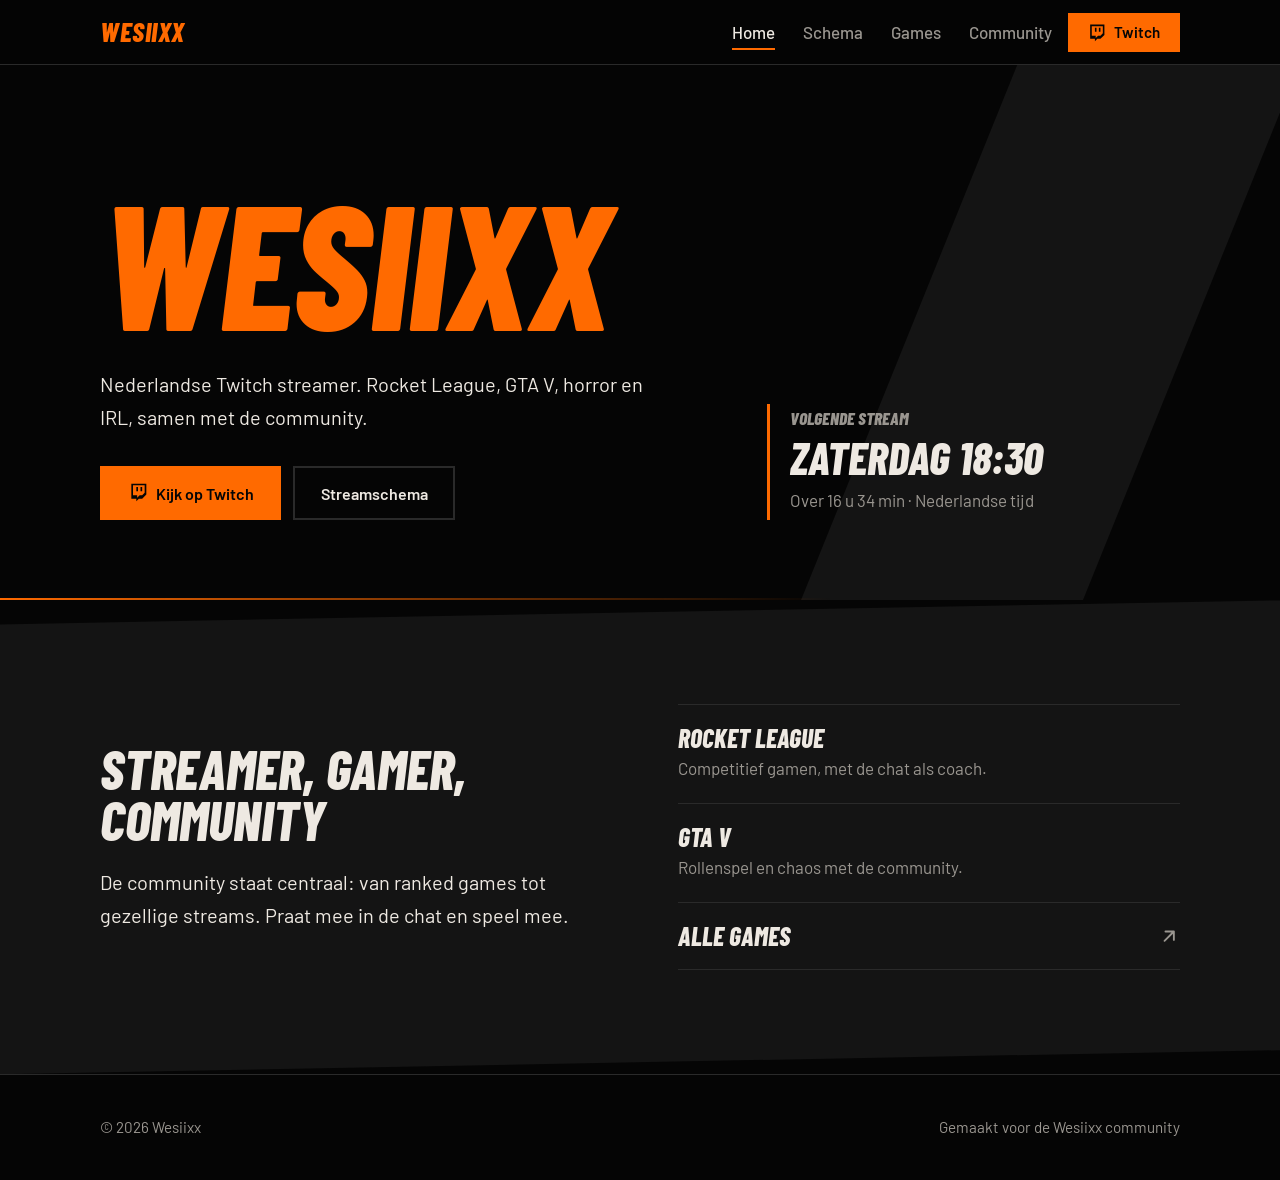
<file: index.html>
<!doctype html><html lang="nl"><head><meta charset="utf-8"><meta name="viewport" content="width=device-width,initial-scale=1,viewport-fit=cover"><meta name="theme-color" content="#050505"><meta name="description" content="Wesiixx, Nederlandse Twitch streamer. Streamschema, games en community."><title>Wesiixx, Streamer</title><link rel="preconnect" href="https://fonts.googleapis.com"><link rel="preconnect" href="https://fonts.gstatic.com" crossorigin><link href="https://fonts.googleapis.com/css2?family=Barlow+Condensed:ital,wght@1,800&family=Barlow:wght@400;500;600&display=swap" rel="stylesheet"><link rel="stylesheet" href="assets/style.css"></head><body><main><div data-view="home" data-title="Wesiixx, Streamer"><section class="hero"><div class="wrap"><div><h1 class="word">Wesiixx</h1><p class="lede">Nederlandse Twitch streamer. Rocket League, GTA V, horror en IRL, samen met de community.</p><div class="row"><a class="btn" href="https://www.twitch.tv/wesiixx" target="_blank" rel="noopener"><span data-i="twitch"></span>Kijk op Twitch</a><a class="btn alt" href="#schema">Streamschema</a></div></div>
<div class="next"><h2>Volgende stream</h2><strong class="next-day"></strong><p class="next-in"></p></div></div></section>
<section class="band"><div class="wrap cols"><div><h2>Streamer, gamer, community</h2><p class="lede">De community staat centraal: van ranked games tot gezellige streams. Praat mee in de chat en speel mee.</p></div><div class="list"><div class="item" style="grid-template-columns:1fr"><div><h3>Rocket League</h3><p>Competitief gamen, met de chat als coach.</p></div></div><div class="item" style="grid-template-columns:1fr"><div><h3>GTA V</h3><p>Rollenspel en chaos met de community.</p></div></div><a class="item" style="grid-template-columns:1fr auto" href="#games"><h3>Alle games</h3><span class="tag" aria-hidden="true"><svg class="i" viewBox="0 0 24 24"><path d="M7 17 17 7M8 7h9v9"/></svg></span></a></div></div></section></div></main><script src="assets/main.js"></script></body></html>
</file>
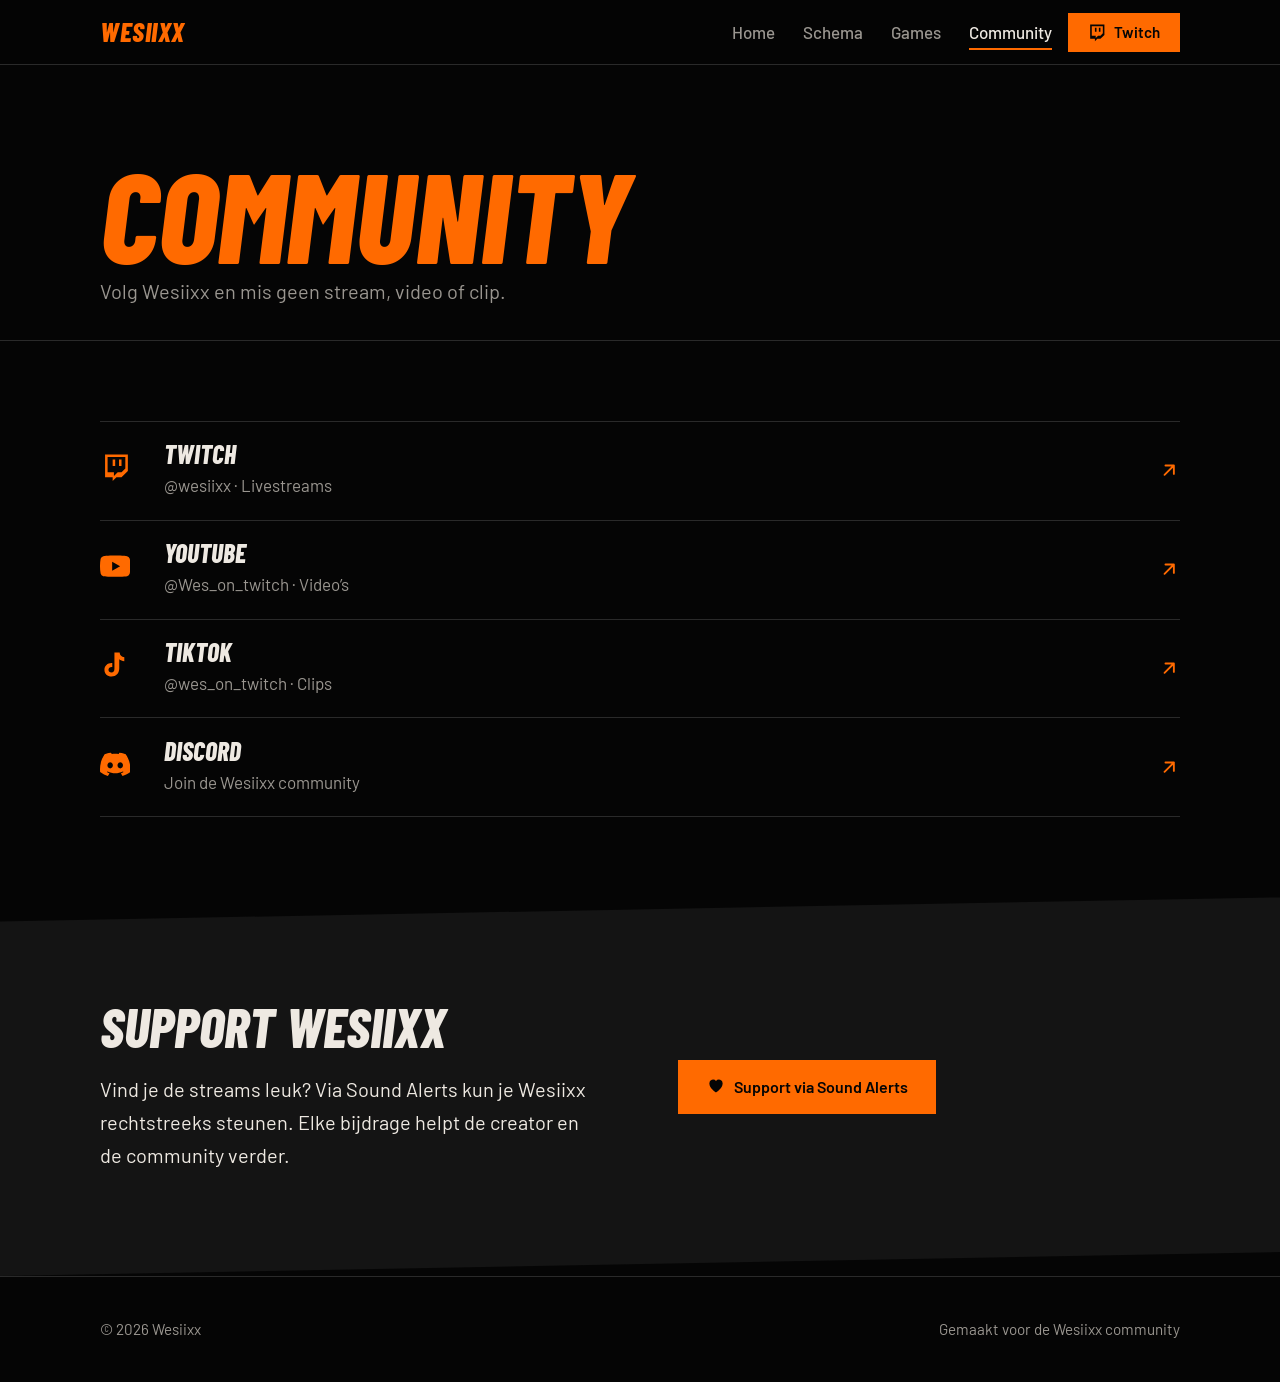
<file: community.html>
<!doctype html><html lang="nl"><head><meta charset="utf-8"><meta name="viewport" content="width=device-width,initial-scale=1,viewport-fit=cover"><meta name="theme-color" content="#050505"><meta name="description" content="Wesiixx, Nederlandse Twitch streamer. Streamschema, games en community."><title>Community, Wesiixx</title><link rel="preconnect" href="https://fonts.googleapis.com"><link rel="preconnect" href="https://fonts.gstatic.com" crossorigin><link href="https://fonts.googleapis.com/css2?family=Barlow+Condensed:ital,wght@1,800&family=Barlow:wght@400;500;600&display=swap" rel="stylesheet"><link rel="stylesheet" href="assets/style.css"></head><body><main><div data-view="community" data-title="Community, Wesiixx"><div class="page-head"><div class="wrap"><h1>Community</h1><p class="lede muted">Volg Wesiixx en mis geen stream, video of clip.</p></div></div><section class="s"><div class="wrap"><div class="list"><a class="item soc" href="https://www.twitch.tv/wesiixx" target="_blank" rel="noopener"><span data-i="twitch"></span><div><h3>Twitch</h3><p>@wesiixx · Livestreams</p></div><span class="tag" aria-hidden="true"><svg class="i" viewBox="0 0 24 24"><path d="M7 17 17 7M8 7h9v9"/></svg></span></a><a class="item soc" href="https://www.youtube.com/@Wes_on_twitch" target="_blank" rel="noopener"><span data-i="youtube"></span><div><h3>YouTube</h3><p>@Wes_on_twitch · Video’s</p></div><span class="tag" aria-hidden="true"><svg class="i" viewBox="0 0 24 24"><path d="M7 17 17 7M8 7h9v9"/></svg></span></a><a class="item soc" href="https://www.tiktok.com/@wes_on_twitch" target="_blank" rel="noopener"><span data-i="tiktok"></span><div><h3>TikTok</h3><p>@wes_on_twitch · Clips</p></div><span class="tag" aria-hidden="true"><svg class="i" viewBox="0 0 24 24"><path d="M7 17 17 7M8 7h9v9"/></svg></span></a><a class="item soc" href="https://discord.gg/R6Mawm5xxu" target="_blank" rel="noopener"><span data-i="discord"></span><div><h3>Discord</h3><p>Join de Wesiixx community</p></div><span class="tag" aria-hidden="true"><svg class="i" viewBox="0 0 24 24"><path d="M7 17 17 7M8 7h9v9"/></svg></span></a></div></div></section><section class="band"><div class="wrap cols"><div><h2>Support Wesiixx</h2><p class="lede">Vind je de streams leuk? Via Sound Alerts kun je Wesiixx rechtstreeks steunen. Elke bijdrage helpt de creator en de community verder.</p></div><div><a class="btn" href="https://soundalerts.com/wesiixx/tipping" target="_blank" rel="noopener"><span data-i="heart"></span>Support via Sound Alerts</a></div></div></section></div></main><script src="assets/main.js"></script></body></html>
</file>
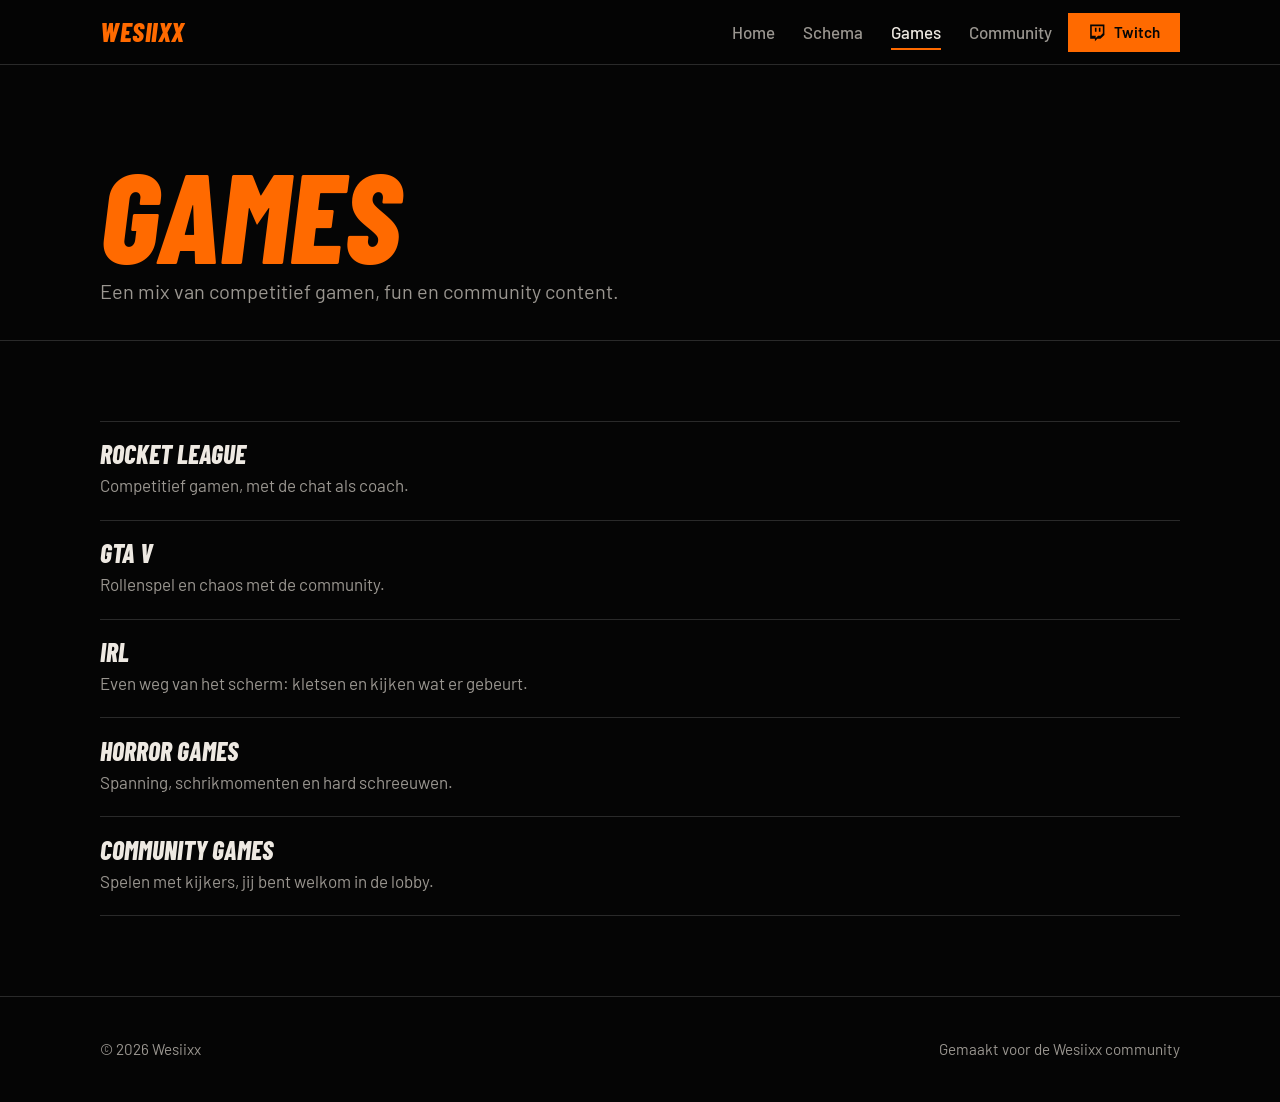
<file: games.html>
<!doctype html><html lang="nl"><head><meta charset="utf-8"><meta name="viewport" content="width=device-width,initial-scale=1,viewport-fit=cover"><meta name="theme-color" content="#050505"><meta name="description" content="Wesiixx, Nederlandse Twitch streamer. Streamschema, games en community."><title>Games, Wesiixx</title><link rel="preconnect" href="https://fonts.googleapis.com"><link rel="preconnect" href="https://fonts.gstatic.com" crossorigin><link href="https://fonts.googleapis.com/css2?family=Barlow+Condensed:ital,wght@1,800&family=Barlow:wght@400;500;600&display=swap" rel="stylesheet"><link rel="stylesheet" href="assets/style.css"></head><body><main><div data-view="games" data-title="Games, Wesiixx"><div class="page-head"><div class="wrap"><h1>Games</h1><p class="lede muted">Een mix van competitief gamen, fun en community content.</p></div></div><section class="s"><div class="wrap"><div class="list"><div class="item" style="grid-template-columns:1fr"><div><h3>Rocket League</h3><p>Competitief gamen, met de chat als coach.</p></div></div><div class="item" style="grid-template-columns:1fr"><div><h3>GTA V</h3><p>Rollenspel en chaos met de community.</p></div></div><div class="item" style="grid-template-columns:1fr"><div><h3>IRL</h3><p>Even weg van het scherm: kletsen en kijken wat er gebeurt.</p></div></div><div class="item" style="grid-template-columns:1fr"><div><h3>Horror Games</h3><p>Spanning, schrikmomenten en hard schreeuwen.</p></div></div><div class="item" style="grid-template-columns:1fr"><div><h3>Community Games</h3><p>Spelen met kijkers, jij bent welkom in de lobby.</p></div></div></div></div></section></div></main><script src="assets/main.js"></script></body></html>
</file>
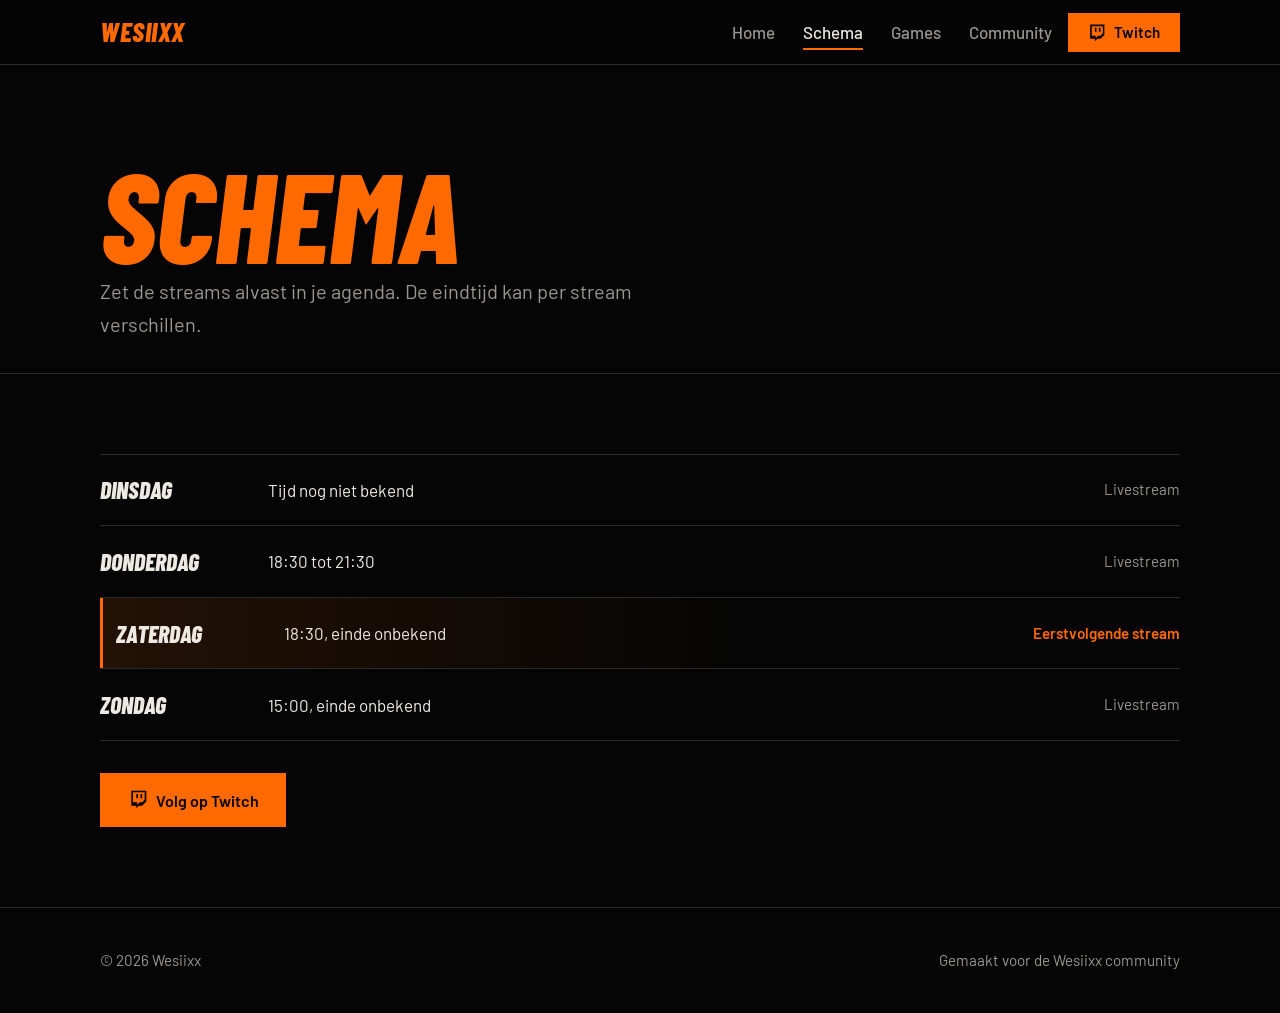
<file: schema.html>
<!doctype html><html lang="nl"><head><meta charset="utf-8"><meta name="viewport" content="width=device-width,initial-scale=1,viewport-fit=cover"><meta name="theme-color" content="#050505"><meta name="description" content="Wesiixx, Nederlandse Twitch streamer. Streamschema, games en community."><title>Streamschema, Wesiixx</title><link rel="preconnect" href="https://fonts.googleapis.com"><link rel="preconnect" href="https://fonts.gstatic.com" crossorigin><link href="https://fonts.googleapis.com/css2?family=Barlow+Condensed:ital,wght@1,800&family=Barlow:wght@400;500;600&display=swap" rel="stylesheet"><link rel="stylesheet" href="assets/style.css"></head><body><main><div data-view="schema" data-title="Streamschema, Wesiixx"><div class="page-head"><div class="wrap"><h1>Schema</h1><p class="lede muted">Zet de streams alvast in je agenda. De eindtijd kan per stream verschillen.</p></div></div><section class="s"><div class="wrap"><div class="list"><div class="item" data-d="1"><span class="t">Dinsdag</span><p style="margin:0;color:var(--bone)">Tijd nog niet bekend</p><span class="tag">Livestream</span></div><div class="item" data-d="3"><span class="t">Donderdag</span><p style="margin:0;color:var(--bone)">18:30 tot 21:30</p><span class="tag">Livestream</span></div><div class="item" data-d="5"><span class="t">Zaterdag</span><p style="margin:0;color:var(--bone)">18:30, einde onbekend</p><span class="tag">Livestream</span></div><div class="item" data-d="6"><span class="t">Zondag</span><p style="margin:0;color:var(--bone)">15:00, einde onbekend</p><span class="tag">Livestream</span></div></div><div class="row"><a class="btn" href="https://www.twitch.tv/wesiixx" target="_blank" rel="noopener"><span data-i="twitch"></span>Volg op Twitch</a></div></div></section></div></main><script src="assets/main.js"></script></body></html>
</file>
<file: assets/style.css>
:root{padding-top:env(safe-area-inset-top,0px)}header.top{top:env(safe-area-inset-top,0px)}:root{--ink:#050505;--coal:#141414;--ash:#2a2a2a;--ember:#ff6a00;--bone:#eee9e2;--mute:#9a9690;--f:"Barlow Condensed","Arial Narrow",sans-serif;--b:"Barlow",system-ui,sans-serif;color-scheme:dark}
*{box-sizing:border-box;margin:0}
html{scroll-behavior:smooth}
body{background:var(--ink);color:var(--bone);font:400 1.0625rem/1.65 var(--b);-webkit-font-smoothing:antialiased}
a{color:inherit}
:focus-visible{outline:2px solid var(--ember);outline-offset:3px}
.wrap{width:min(1080px,100% - 3rem);margin-inline:auto}
header.top{position:sticky;top:0;z-index:5;background:rgba(5,5,5,.9);backdrop-filter:blur(8px);border-bottom:1px solid var(--ash)}
header.top .wrap{display:flex;align-items:center;justify-content:space-between;gap:1rem;height:64px}
.brand{text-decoration:none;font:800 italic 1.7rem/1 var(--f);letter-spacing:.02em;text-transform:uppercase;color:var(--ember)}
nav{display:flex;gap:1.75rem;margin-left:auto}
nav a{text-decoration:none;font-weight:500;color:var(--mute);padding:.25rem 0;border-bottom:2px solid transparent}
nav a:hover{color:var(--bone)}
nav a[aria-current]{color:var(--bone);border-color:var(--ember)}
.menu{display:none;background:none;border:1px solid var(--ash);color:var(--bone);padding:.4rem .8rem;font:inherit;cursor:pointer}
h1,h2,h3{font-family:var(--f);font-weight:800;font-style:italic;text-transform:uppercase;line-height:.95}
h2{font-size:clamp(2.2rem,5vw,3.4rem);margin-bottom:1.25rem}
h3{font-size:1.6rem}
.lede{font-size:1.25rem;max-width:34rem}
.muted{color:var(--mute)}
.hero{padding:clamp(3.5rem,10vw,7rem) 0 clamp(3rem,7vw,5rem)}
.hero .wrap{display:grid;grid-template-columns:1.5fr 1fr;gap:3rem;align-items:end}
.word{font-size:clamp(4.2rem,15vw,11rem);color:var(--ember);letter-spacing:-.01em;margin-bottom:1.5rem;animation:wipe .9s .1s cubic-bezier(.7,0,.2,1) both}
@keyframes wipe{from{clip-path:inset(0 100% 0 0)}to{clip-path:inset(0 -5% 0 0)}}
.next{border-left:3px solid var(--ember);padding:.4rem 0 .4rem 1.25rem}
.next h2{font-size:1.1rem;color:var(--mute);margin:0 0 .5rem}
.next strong{display:block;font:800 italic clamp(2rem,4vw,2.8rem)/1 var(--f);text-transform:uppercase}
.next p{margin-top:.4rem;color:var(--mute)}
.row{display:flex;flex-wrap:wrap;gap:.75rem;margin-top:2rem}
.btn{display:inline-flex;align-items:center;gap:.5rem;padding:.85rem 1.6rem;font:600 1rem var(--b);text-decoration:none;border:2px solid var(--ember);background:var(--ember);color:var(--ink);clip-path:polygon(0 0,100% 0,calc(100% - 10px) 100%,0 100%);cursor:pointer;transition:background .15s,color .15s}
.btn:hover{background:transparent;color:var(--ember)}
.btn.alt{background:transparent;color:var(--bone);border-color:var(--ash)}
.btn.alt:hover{border-color:var(--bone)}
.btn.sm{padding:.5rem 1.1rem;font-size:.95rem}
svg.i{width:1.25em;height:1.25em;fill:currentColor;flex:none}
section.s{padding:clamp(3rem,7vw,5rem) 0}
.band{background:var(--coal);clip-path:polygon(0 24px,100% 0,100% calc(100% - 24px),0 100%);padding-block:calc(clamp(3rem,7vw,5rem) + 24px)}
.list{border-top:1px solid var(--ash)}
.item{display:grid;grid-template-columns:9rem 1fr auto;gap:1.5rem;align-items:center;padding:1.3rem 0;border-bottom:1px solid var(--ash);text-decoration:none}
a.item:hover h3{color:var(--ember)}
.item p{color:var(--mute);margin-top:.25rem}
.item .t{font:800 italic 1.5rem var(--f);text-transform:uppercase}
.item.up{background:linear-gradient(90deg,rgba(255,106,0,.12),transparent 60%);box-shadow:inset 3px 0 var(--ember);padding-left:1rem}
.item.up .tag{color:var(--ember);font-weight:600}
.item .tag{color:var(--mute);font-size:.95rem}
.soc{grid-template-columns:2.5rem 1fr auto}
.soc svg.i{width:1.9rem;height:1.9rem;color:var(--ember)}
.page-head{padding:clamp(3rem,8vw,5.5rem) 0 2rem;border-bottom:1px solid var(--ash)}
.page-head h1{font-size:clamp(3.5rem,11vw,8rem);color:var(--ember)}
.cols{display:grid;grid-template-columns:1fr 1fr;gap:clamp(2rem,6vw,5rem);align-items:center}
footer{border-top:1px solid var(--ash);padding:2.5rem 0;color:var(--mute);font-size:.95rem}
footer .wrap{display:flex;flex-wrap:wrap;justify-content:space-between;gap:1rem}
[data-view][hidden]{display:none}
@media(max-width:760px){
.menu{display:block}
nav{display:none;position:absolute;inset:64px 0 auto;background:var(--ink);flex-direction:column;gap:0;padding:.5rem 1.5rem 1rem;border-bottom:1px solid var(--ash)}
nav.open{display:flex}nav a{padding:.8rem 0}
header.top .btn{display:none}
.hero .wrap,.cols{grid-template-columns:1fr}
.item{grid-template-columns:1fr auto;gap:.25rem 1rem}.item:not(.soc)>:first-child{grid-column:1/-1}
.soc{grid-template-columns:2.5rem 1fr auto}}
@media(prefers-reduced-motion:reduce){*{animation:none!important;scroll-behavior:auto}}

/* motion */
.word{position:relative}
.word::after{content:"";position:absolute;top:-4%;bottom:-4%;left:0;width:.1em;background:var(--ember);transform:skewX(-14deg);animation:sweep .9s .1s cubic-bezier(.7,0,.2,1) both;pointer-events:none}
@keyframes sweep{0%{left:0;opacity:1}85%{opacity:1}100%{left:100%;opacity:0}}
@keyframes up{from{opacity:0;translate:0 16px}}
.hero .lede{animation:up .7s .85s cubic-bezier(.2,.7,.2,1) both}
.hero .row{animation:up .7s 1s cubic-bezier(.2,.7,.2,1) both}
.hero .next{animation:up .7s 1.15s cubic-bezier(.2,.7,.2,1) both}
.page-head h1{animation:wipe .8s .05s cubic-bezier(.7,0,.2,1) both}
[data-view]:not([hidden]){animation:vin .45s cubic-bezier(.2,.7,.2,1) both}
@keyframes vin{from{opacity:0;translate:0 10px}}
.rv{opacity:0;translate:0 18px;transition:opacity .65s cubic-bezier(.2,.7,.2,1) calc(var(--d,0)*70ms),translate .65s cubic-bezier(.2,.7,.2,1) calc(var(--d,0)*70ms)}
.rv.in{opacity:1;translate:none}
header.top{transition:box-shadow .3s}
header.top.sc{box-shadow:0 10px 30px rgba(0,0,0,.55)}
nav a,nav a[aria-current]{border-bottom:0}
nav a{background:linear-gradient(var(--ember),var(--ember)) left bottom/0 2px no-repeat;transition:background-size .3s cubic-bezier(.7,0,.2,1),color .2s}
nav a:hover,nav a[aria-current]{background-size:100% 2px}
.btn{position:relative;overflow:hidden;isolation:isolate;transition:color .3s}
.btn::before{content:"";position:absolute;top:0;bottom:0;left:-15%;width:130%;background:var(--ink);transform:translateX(-105%) skewX(-14deg);transition:transform .4s cubic-bezier(.7,0,.2,1);z-index:-1}
.btn:hover{background:var(--ember)}
.btn:hover::before{transform:translateX(0) skewX(-14deg)}
.btn.alt::before{background:var(--ash)}
.btn.alt:hover{background:transparent}
.btn:active{translate:0 1px}
.btn svg.i{transition:transform .3s}
.btn:hover svg.i{transform:scale(1.15) rotate(-6deg)}
a.item{transition:padding-left .3s cubic-bezier(.2,.7,.2,1)}
a.item:hover{padding-left:.75rem}
a.item h3,.item .tag{transition:color .2s,translate .3s}
a.item:hover .tag{translate:6px 0;color:var(--ember)}
.soc svg.i{transition:transform .3s cubic-bezier(.2,.7,.2,1)}
.soc:hover svg.i{transform:translateY(-3px) rotate(-8deg)}
.item.up{animation:glow 2.4s ease-in-out infinite}
@keyframes glow{50%{background-color:rgba(255,106,0,.07)}}
@media(prefers-reduced-motion:reduce){.rv{opacity:1;translate:none;transition:none}.btn::before,nav a{transition:none}}

/* fixes */
body{display:flex;flex-direction:column;min-height:100vh;min-height:100svh}
main{flex:1}
::selection{background:var(--ember);color:var(--ink)}
.btn{transition:color .2s .12s}
.btn.alt:hover{color:var(--bone)}
.item.up{background-color:transparent}
.hero{position:relative;overflow:hidden}
.hero .wrap{position:relative;z-index:1}
.next strong{white-space:nowrap}
/* hero: charcoal bar and ember blade, echoing the brand art in pure CSS */
.hero::before{content:"";position:absolute;right:7%;top:-20%;width:22%;height:140%;background:var(--coal);transform:skewX(-22deg);animation:bar 1.1s .1s cubic-bezier(.2,.7,.2,1) both}
.hero::after{content:"";position:absolute;z-index:0;left:0;right:0;bottom:0;height:2px;background:linear-gradient(90deg,var(--ember),transparent 65%);transform-origin:left center;animation:edge 1.1s .5s cubic-bezier(.7,0,.2,1) both}
@keyframes bar{from{opacity:0;translate:0 -40px}}
@keyframes edge{from{scale:0 1}}
.brand{display:inline-block;transition:transform .3s cubic-bezier(.2,.7,.2,1)}
.brand:hover{transform:skewX(-8deg) translateX(2px)}
nav.open{animation:up .3s cubic-bezier(.2,.7,.2,1) both}
/* page transition: diagonal slash wipe */
html.vt [data-view]:not([hidden]){animation:none}
::view-transition-old(root){animation:fout .3s ease both}
::view-transition-new(root){animation:diag .6s cubic-bezier(.7,0,.2,1) both}
@keyframes fout{to{opacity:.2}}
@keyframes diag{from{clip-path:polygon(0 0,0 0,-30% 100%,-30% 100%)}to{clip-path:polygon(0 0,130% 0,130% 100%,-30% 100%)}}
@media(max-width:760px){.hero::before{opacity:.5;width:38%;right:-6%}.hero::after{content:"";position:absolute;z-index:0;left:0;right:0;bottom:0;height:2px;background:linear-gradient(90deg,var(--ember),transparent 65%);transform-origin:left center;animation:edge 1.1s .5s cubic-bezier(.7,0,.2,1) both}}
@media(prefers-reduced-motion:reduce){.hero::before,.hero::after{content:"";position:absolute;z-index:0;left:0;right:0;bottom:0;height:2px;background:linear-gradient(90deg,var(--ember),transparent 65%);transform-origin:left center;animation:edge 1.1s .5s cubic-bezier(.7,0,.2,1) both}::view-transition-group(*),::view-transition-old(*),::view-transition-new(*){animation:none}}

/* buttons: simple left-to-right fill, no pseudo-element */
.btn::before{display:none}
.btn{background:linear-gradient(var(--ink),var(--ink)) left center/0 100% no-repeat var(--ember);transition:background-size .35s cubic-bezier(.7,0,.2,1),color .2s .08s}
.btn:hover{background:linear-gradient(var(--ink),var(--ink)) left center/100% 100% no-repeat var(--ember);color:var(--ember)}
.btn.alt{background:linear-gradient(var(--ash),var(--ash)) left center/0 100% no-repeat transparent}
.btn.alt:hover{background:linear-gradient(var(--ash),var(--ash)) left center/100% 100% no-repeat transparent;color:var(--bone)}
.tag svg.i{width:1.4rem;height:1.4rem;fill:none;stroke:currentColor;stroke-width:2;stroke-linecap:round;stroke-linejoin:round;vertical-align:middle}
.item .tag{display:inline-flex}

/* button: plain rectangle, so the border is never cut off by a clipped corner */
.btn{clip-path:none;border-radius:0}
/* page transition: no white flash (dark backdrop, no additive blending) */
html{background:var(--ink)}
::view-transition{background:var(--ink)}
::view-transition-old(root),::view-transition-new(root){mix-blend-mode:normal}
::view-transition-old(root){animation:none}
::view-transition-new(root){animation:diag .55s cubic-bezier(.7,0,.2,1) both}
</file>
